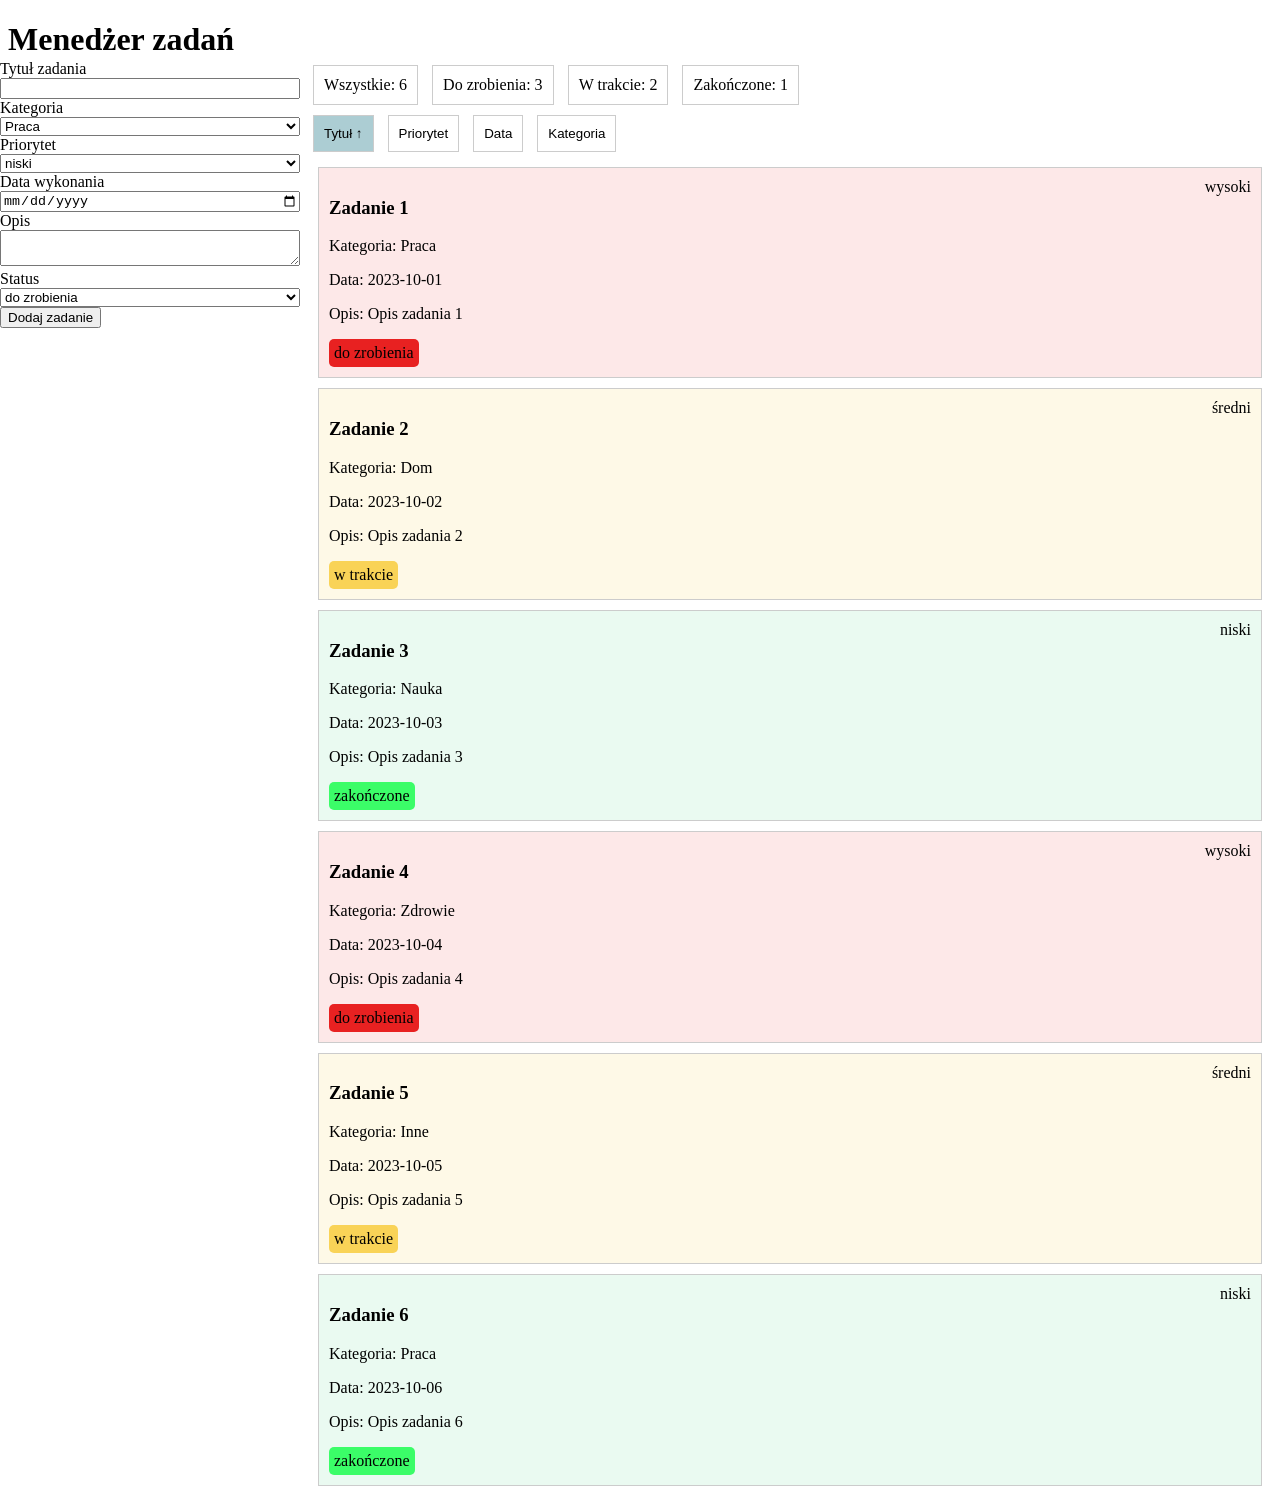
<file: lab4/index.html>
<!DOCTYPE html>
<html>
    <head>
        <meta charset="utf-8">
        <meta http-equiv="X-UA-Compatible" content="IE=edge">
        <title></title>
        <meta name="description" content="">
        <meta name="viewport" content="width=device-width, initial-scale=1">
        <link rel="stylesheet" href="style.css">
    </head>
    <body>
        <header>
            <h1>Menedżer zadań</h1>
        </header>
        <aside>
            <form>
                <label for="title">Tytuł zadania</label>
                <input id="title" type="text" required>
                
                <label for="category">Kategoria</label>
                <select id="category" required>
                    <option>Praca</option>
                    <option>Dom</option>
                    <option>Nauka</option>
                    <option>Zdrowie</option>
                    <option>Inne</option>
                </select>
                
                <label for="priority">Priorytet</label>
                <select id="priority" required>
                    <option>niski</option>
                    <option>średni</option>
                    <option>wysoki</option>
                </select>
                
                <label for="date">Data wykonania</label>
                <input id="date" type="date" required>
                
                <label for="description">Opis</label>
                <textarea id="description"></textarea>
                
                <label for="status">Status</label>
                <select id="status" required>
                    <option>do zrobienia</option>
                    <option>w trakcie</option>
                    <option>zakończone</option>
                </select>
                
                <button type="submit">Dodaj zadanie</button>
            </form>
        </aside>
        <main>
            <div class="stats">
                <div>Wszystkie: 6</div>
                <div>Do zrobienia: 3</div>
                <div>W trakcie: 2</div>
                <div>Zakończone: 1</div>
            </div>
            <div class="sort">
                <button class="active">Tytuł ↑</button>
                <button>Priorytet</button>
                <button>Data</button>
                <button>Kategoria</button>
            </div>
            
            <div class="tasks">
                <div class="task-card high">
                    <div class="priority-badge">wysoki</div>
                    <h3>Zadanie 1</h3>
                    <p>Kategoria: Praca</p>
                    <p>Data: 2023-10-01</p>
                    <p>Opis: Opis zadania 1</p>
                    <span class="status-badge todo">do zrobienia</span>
                </div>
                <div class="task-card medium">
                    <div class="priority-badge">średni</div>
                    <h3>Zadanie 2</h3>
                    <p>Kategoria: Dom</p>
                    <p>Data: 2023-10-02</p>
                    <p>Opis: Opis zadania 2</p>
                    <span class="status-badge in-progress">w trakcie</span>
                </div>
                <div class="task-card low">
                    <div class="priority-badge">niski</div>
                    <h3>Zadanie 3</h3>
                    <p>Kategoria: Nauka</p>
                    <p>Data: 2023-10-03</p>
                    <p>Opis: Opis zadania 3</p>
                    <span class="status-badge done">zakończone</span>
                </div>
                <div class="task-card high">
                    <div class="priority-badge">wysoki</div>
                    <h3>Zadanie 4</h3>
                    <p>Kategoria: Zdrowie</p>
                    <p>Data: 2023-10-04</p>
                    <p>Opis: Opis zadania 4</p>
                    <span class="status-badge todo">do zrobienia</span>
                </div>
                <div class="task-card medium">
                    <div class="priority-badge">średni</div>
                    <h3>Zadanie 5</h3>
                    <p>Kategoria: Inne</p>
                    <p>Data: 2023-10-05</p>
                    <p>Opis: Opis zadania 5</p>
                    <span class="status-badge in-progress">w trakcie</span>
                </div>
                <div class="task-card low">
                    <div class="priority-badge">niski</div>
                    <h3>Zadanie 6</h3>
                    <p>Kategoria: Praca</p>
                    <p>Data: 2023-10-06</p>
                    <p>Opis: Opis zadania 6</p>
                    <span class="status-badge done">zakończone</span>
                </div>
            </div>
        </main>
    </body>
</html>
</file>
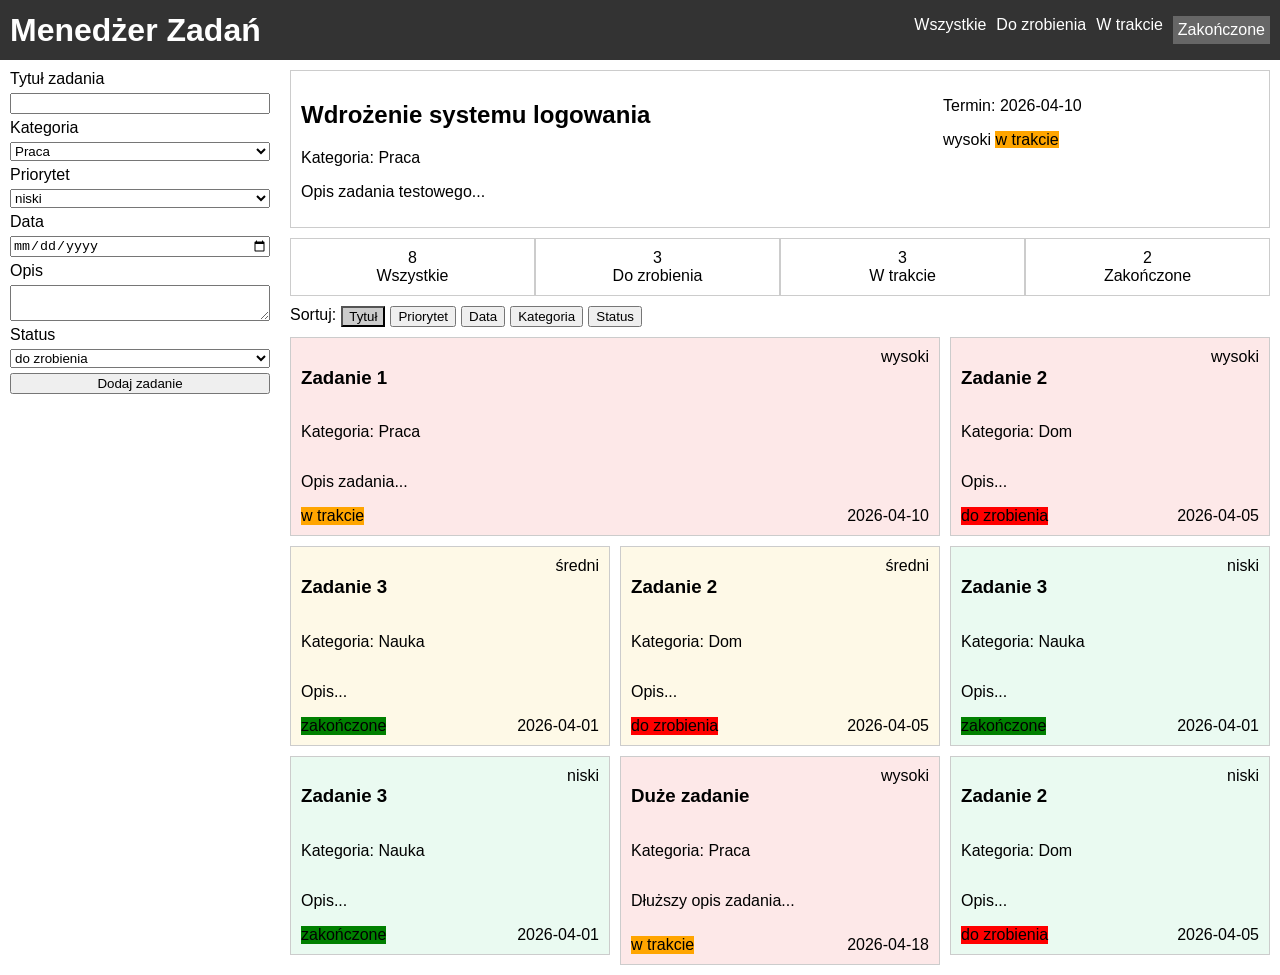
<file: lab5/index.html>
<!DOCTYPE html>
<html>
    <head>
        <meta charset="utf-8">
        <title>Menedżer zadań</title>
        <link rel="stylesheet" href="style.css">
    </head>
    <body>
        <div class="container">
            <header>
                <h1>Menedżer Zadań</h1>
                <nav>
                    <a href="#">Wszystkie</a>
                    <a href="#">Do zrobienia</a>
                    <a href="#">W trakcie</a>
                    <a href="#" class="active">Zakończone</a>
                </nav>
            </header>

            <aside>
                <form>
                    <label for="title">Tytuł zadania</label>
                    <input id="title" type="text">

                    <label for="category">Kategoria</label>
                    <select id="category">
                        <option>Praca</option>
                        <option>Dom</option>
                        <option>Nauka</option>
                        <option>Zdrowie</option>
                        <option>Inne</option>
                    </select>

                    <label for="priority">Priorytet</label>
                    <select id="priority">
                        <option>niski</option>
                        <option>średni</option>
                        <option>wysoki</option>
                    </select>

                    <label for="date">Data</label>
                    <input id="date" type="date">

                    <label for="description">Opis</label>
                    <textarea id="description"></textarea>

                    <label for="status">Status</label>
                    <select id="status">
                        <option>do zrobienia</option>
                        <option>w trakcie</option>
                        <option>zakończone</option>
                    </select>

                    <button>Dodaj zadanie</button>
                </form>
            </aside>

            <main>

                <section class="today">
                    <div>
                        <h2>Wdrożenie systemu logowania</h2>
                        <p>Kategoria: Praca</p>
                        <p>Opis zadania testowego...</p>
                    </div>
                    <div>
                        <p>Termin: 2026-04-10</p>
                        <span class="priority high">wysoki</span>
                        <span class="status progress">w trakcie</span>
                    </div>
                </section>

                <div class="stats">
                    <div>8<br>Wszystkie</div>
                    <div>3<br>Do zrobienia</div>
                    <div>3<br>W trakcie</div>
                    <div>2<br>Zakończone</div>
                </div>

                <div class="sort">
                    <span>Sortuj:</span>
                    <button class="active">Tytuł</button>
                    <button>Priorytet</button>
                    <button>Data</button>
                    <button>Kategoria</button>
                    <button>Status</button>
                </div>

                <div class="tasks">

                    <div class="task high span2">
                        <div class="top">
                            <h3>Zadanie 1</h3>
                            <span class="priority high">wysoki</span>
                        </div>
                        <p>Kategoria: Praca</p>
                        <p class="desc">Opis zadania...</p>
                        <div class="bottom">
                            <span class="status progress">w trakcie</span>
                            <span>2026-04-10</span>
                        </div>
                    </div>

                    <div class="task high">
                        <div class="top">
                            <h3>Zadanie 2</h3>
                            <span class="priority high">wysoki</span>
                        </div>
                        <p>Kategoria: Dom</p>
                        <p class="desc">Opis...</p>
                        <div class="bottom">
                            <span class="status todo">do zrobienia</span>
                            <span>2026-04-05</span>
                        </div>
                    </div>

                    <div class="task medium">
                        <div class="top">
                            <h3>Zadanie 3</h3>
                            <span class="priority medium">średni</span>
                        </div>
                        <p>Kategoria: Nauka</p>
                        <p class="desc">Opis...</p>
                        <div class="bottom">
                            <span class="status done">zakończone</span>
                            <span>2026-04-01</span>
                        </div>
                    </div>

                    <div class="task medium">
                        <div class="top">
                            <h3>Zadanie 2</h3>
                            <span class="priority medium">średni</span>
                        </div>
                        <p>Kategoria: Dom</p>
                        <p class="desc">Opis...</p>
                        <div class="bottom">
                            <span class="status todo">do zrobienia</span>
                            <span>2026-04-05</span>
                        </div>
                    </div>

                    <div class="task low">
                        <div class="top">
                            <h3>Zadanie 3</h3>
                            <span class="priority low">niski</span>
                        </div>
                        <p>Kategoria: Nauka</p>
                        <p class="desc">Opis...</p>
                        <div class="bottom">
                            <span class="status done">zakończone</span>
                            <span>2026-04-01</span>
                        </div>
                    </div>
                    
                    <div class="task low">
                        <div class="top">
                            <h3>Zadanie 3</h3>
                            <span class="priority low">niski</span>
                        </div>
                        <p>Kategoria: Nauka</p>
                        <p class="desc">Opis...</p>
                        <div class="bottom">
                            <span class="status done">zakończone</span>
                            <span>2026-04-01</span>
                        </div>
                    </div>

                    <div class="task high span-row">
                        <div class="top">
                            <h3>Duże zadanie</h3>
                            <span class="priority high">wysoki</span>
                        </div>
                        <p>Kategoria: Praca</p>
                        <p class="desc">Dłuższy opis zadania...</p>
                        <div class="bottom">
                            <span class="status progress">w trakcie</span>
                            <span>2026-04-18</span>
                        </div>
                    </div>

                    <div class="task low">
                        <div class="top">
                            <h3>Zadanie 2</h3>
                            <span class="priority low">niski</span>
                        </div>
                        <p>Kategoria: Dom</p>
                        <p class="desc">Opis...</p>
                        <div class="bottom">
                            <span class="status todo">do zrobienia</span>
                            <span>2026-04-05</span>
                        </div>
                    </div>
                    
                </div>

            </main>

        </div>
    </body>
</html>
</file>
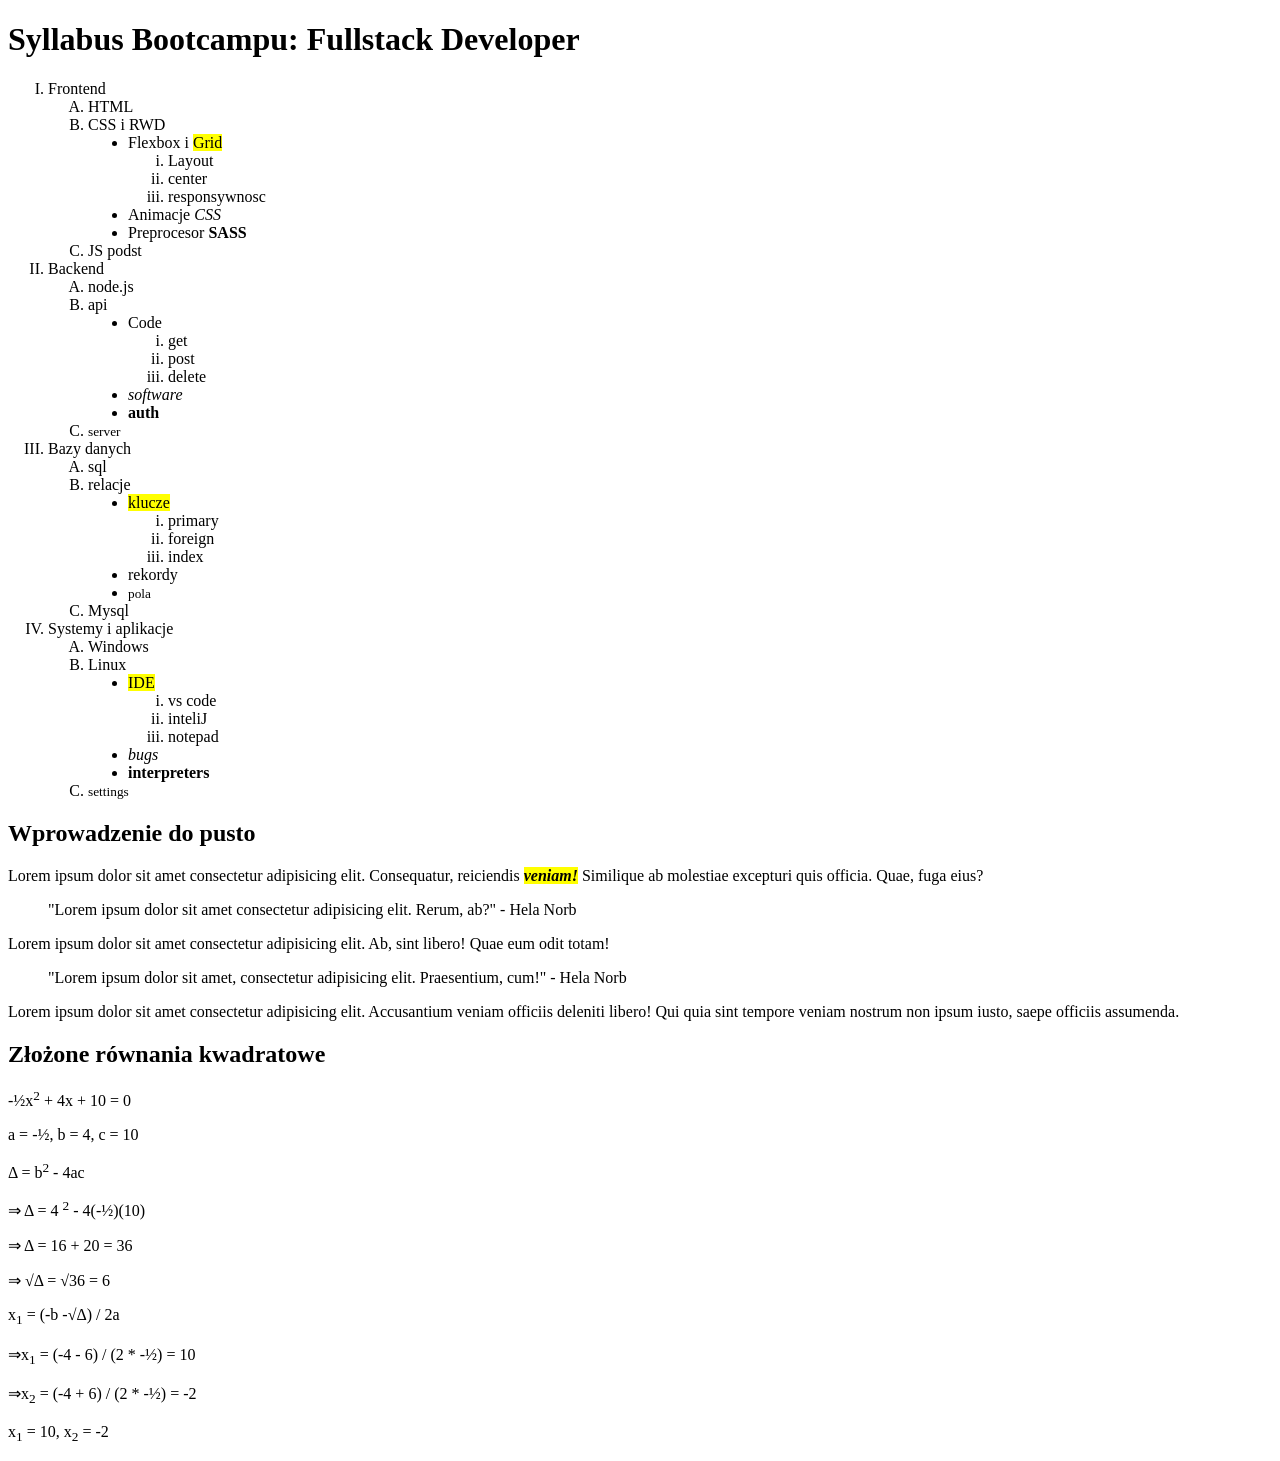
<file: lab1/zad1/index.html>
<!DOCTYPE html>
<html>
    <head>
        <meta charset="utf-8">
        <meta http-equiv="X-UA-Compatible" content="IE=edge">
        <title></title>
        <meta name="description" content="">
        <meta name="viewport" content="width=device-width, initial-scale=1">
    </head>
    <body>
        <h1>Syllabus Bootcampu: Fullstack Developer</h1>
        <ol type="I">
            <li>Frontend
                <ol type="A">
                    <li>HTML</li>
                    <li>CSS i RWD
                        <ul type="disc">
                            <li>Flexbox i <mark>Grid</mark>
                                <ol type="i">
                                    <li>Layout</li>
                                    <li>center</li>
                                    <li>responsywnosc</li>
                                </ol>
                            </li>
                            <li>Animacje <em>CSS</em></li>
                            <li>Preprocesor <strong>SASS</strong></li>
                        </ul>
                    </li>
                    <li>JS podst</li>
                </ol>
            </li>

            <li>Backend
                <ol type="A">
                    <li>node.js</li>
                    <li>api
                        <ul type="disc">
                            <li>Code
                                <ol type="i">
                                    <li>get</li>
                                    <li>post</li>
                                    <li>delete</li>
                                </ol>
                            </li>
                            <li><em>software</em></li>
                            <li><strong>auth</strong></li>
                        </ul>
                    </li>
                    <li><small>server</small></li>
                </ol>
            </li>

            <li>Bazy danych
                <ol type="A">
                    <li>sql</li>
                    <li>relacje
                        <ul type="disc">
                            <li><mark>klucze</mark>
                                <ol type="i">
                                    <li>primary</li>
                                    <li>foreign</li>
                                    <li>index</li>
                                </ol>
                            </li>
                            <li>rekordy</li>
                            <li><small>pola</small></li>
                        </ul>
                    </li>
                    <li>Mysql</li>
                </ol>
            </li>

            <li>Systemy i aplikacje
                <ol type="A">
                    <li>Windows</li>
                    <li>Linux
                        <ul type="disc">
                            <li><mark>IDE</mark>
                                <ol type="i">
                                    <li>vs code</li>
                                    <li>inteliJ</li>
                                    <li>notepad</li>
                                </ol>
                            </li>
                            <li><em>bugs</em></li>
                            <li><strong>interpreters</strong></li>
                        </ul>
                    </li>
                    <li><small>settings</small></li>
                </ol>
            </li>
        </ol>

        <h2>Wprowadzenie do pusto</h2>
        <p>Lorem ipsum dolor sit amet consectetur adipisicing elit. Consequatur, reiciendis <strong><em><mark>veniam!</mark></em></strong> Similique ab molestiae excepturi quis officia. Quae, fuga eius?</p>
        <blockquote>"Lorem ipsum dolor sit amet consectetur adipisicing elit. Rerum, ab?" - Hela Norb</blockquote>
        <p>Lorem ipsum dolor sit amet consectetur adipisicing elit. Ab, sint libero! Quae eum odit totam!</p>
        <blockquote>"Lorem ipsum dolor sit amet, consectetur adipisicing elit. Praesentium, cum!" - Hela Norb</blockquote>
        <p>Lorem ipsum dolor sit amet consectetur adipisicing elit. Accusantium veniam officiis deleniti libero! Qui quia sint tempore veniam nostrum non ipsum iusto, saepe officiis assumenda.</p>
    
        <h2>Złożone równania kwadratowe</h2>
        <p>-&frac12;x<sup>2</sup> + 4x + 10 = 0</p>
        <p>a = -&frac12;, b = 4, c = 10</p>
        <p>&Delta; = b<sup>2</sup> - 4ac</p>
        <p>&rArr; &Delta; = 4 <sup>2</sup> - 4(-&frac12;)(10)</p>
        <p>&rArr; &Delta; = 16 + 20 = 36</p>
        <p>&rArr; &radic;&Delta; = &radic;36 = 6</p>
        <p>x<sub>1</sub> = (-b -&radic;&Delta;) / 2a</p>
        <p>&rArr;x<sub>1</sub> = (-4 - 6) / (2 * -&frac12;) = 10</p>
        <p>&rArr;x<sub>2</sub> = (-4 + 6) / (2 * -&frac12;) = -2</p>
        <p>x<sub>1</sub> = 10, x<sub>2</sub> = -2</p>
    </body>
</html>
</file>
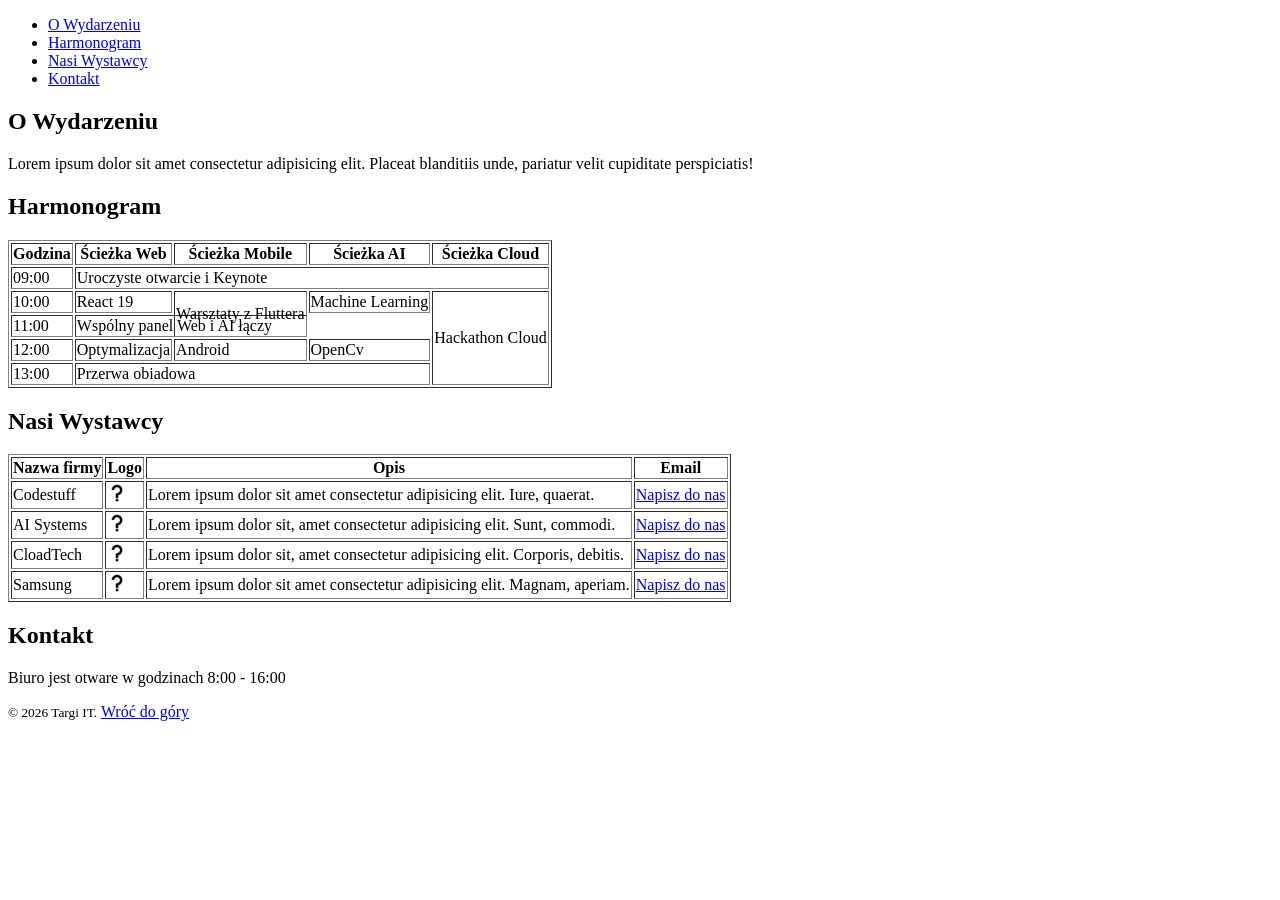
<file: lab1/zad2/index.html>
<!DOCTYPE html>
<html>
    <head>
        <meta charset="utf-8">
        <meta http-equiv="X-UA-Compatible" content="IE=edge">
        <title></title>
        <meta name="description" content="">
        <meta name="viewport" content="width=device-width, initial-scale=1">
    </head>
    <body>
        <ul id="top">
            <li><a href="#event">O Wydarzeniu</a></li>
            <li><a href="#harmonogram">Harmonogram</a></li>
            <li><a href="#guests">Nasi Wystawcy</a></li>
            <li><a href="#contact">Kontakt</a></li>
        </ul>
        <h2 id="event">O Wydarzeniu</h2>
        <p>Lorem ipsum dolor sit amet consectetur adipisicing elit. Placeat blanditiis unde, pariatur velit cupiditate perspiciatis!</p>

        <h2 id="harmonogram">Harmonogram</h2>
        <table border="1">
            <tr>
                <th>Godzina</th>
                <th>Ścieżka Web</th>
                <th>Ścieżka Mobile</th>
                <th>Ścieżka AI</th>
                <th>Ścieżka Cloud</th>
            </tr>
            <tr>
                <td>09:00</td>
                <td colspan="4">Uroczyste otwarcie i Keynote</td>
            </tr>
            <tr>
                <td>10:00</td>
                <td>React 19</td>
                <td rowspan="2">Warsztaty z Fluttera</td>
                <td>Machine Learning</td>
                <td rowspan="4">Hackathon Cloud</td>
            </tr>
            <tr>
                <td>11:00</td>
                <td colspan="2">Wspólny panel Web i AI łączy</td>
            </tr>
            <tr>
                <td>12:00</td>
                <td>Optymalizacja</td>
                <td>Android</td>
                <td>OpenCv</td>
            </tr>
            <tr>
                <td>13:00</td>
                <td colspan="3">Przerwa obiadowa</td>
            </tr>
        </table>

        <h2 id="guests">Nasi Wystawcy</h2>

        <table border="1">
            <tr>
                <th>Nazwa firmy</th>
                <th>Logo</th>
                <th>Opis</th>
                <th>Email</th>
            </tr>
            <tr>
                <td>Codestuff</td>
                <td><a href="https://example.com" target="_blank"><img src="image.png" alt="logo" width="20px"></a></td>
                <td>Lorem ipsum dolor sit amet consectetur adipisicing elit. Iure, quaerat.</td>
                <td><a href="mailto:someone@example.com">Napisz do nas</a></td>
            </tr>
            <tr>
                <td>AI Systems</td>
                <td><a href="https://example.com" target="_blank"><img src="image.png" alt="logo" width="20px"></a></td>
                <td>Lorem ipsum dolor sit, amet consectetur adipisicing elit. Sunt, commodi.</td>
                <td><a href="mailto:someone@example.com">Napisz do nas</a></td>
            </tr>
            <tr>
                <td>CloadTech</td>
                <td><a href="https://example.com" target="_blank"><img src="image.png" alt="logo" width="20px"></a></td>
                <td>Lorem ipsum dolor sit, amet consectetur adipisicing elit. Corporis, debitis.</td>
                <td><a href="mailto:someone@example.com">Napisz do nas</a></td>
            </tr>
            <tr>
                <td>Samsung</td>
                <td><a href="https://example.com" target="_blank"><img src="image.png" alt="logo" width="20px"></a></td>
                <td>Lorem ipsum dolor sit amet consectetur adipisicing elit. Magnam, aperiam.</td>
                <td><a href="mailto:someone@example.com">Napisz do nas</a></td>
            </tr>
        </table>

        <h2 id="contact">Kontakt</h2>
        <p>Biuro jest otware w godzinach 8:00 - 16:00</p>
        <small>&copy; 2026 Targi IT.</small>
        <a href="#top">Wróć do góry</a>
    </body>

</html>
</file>
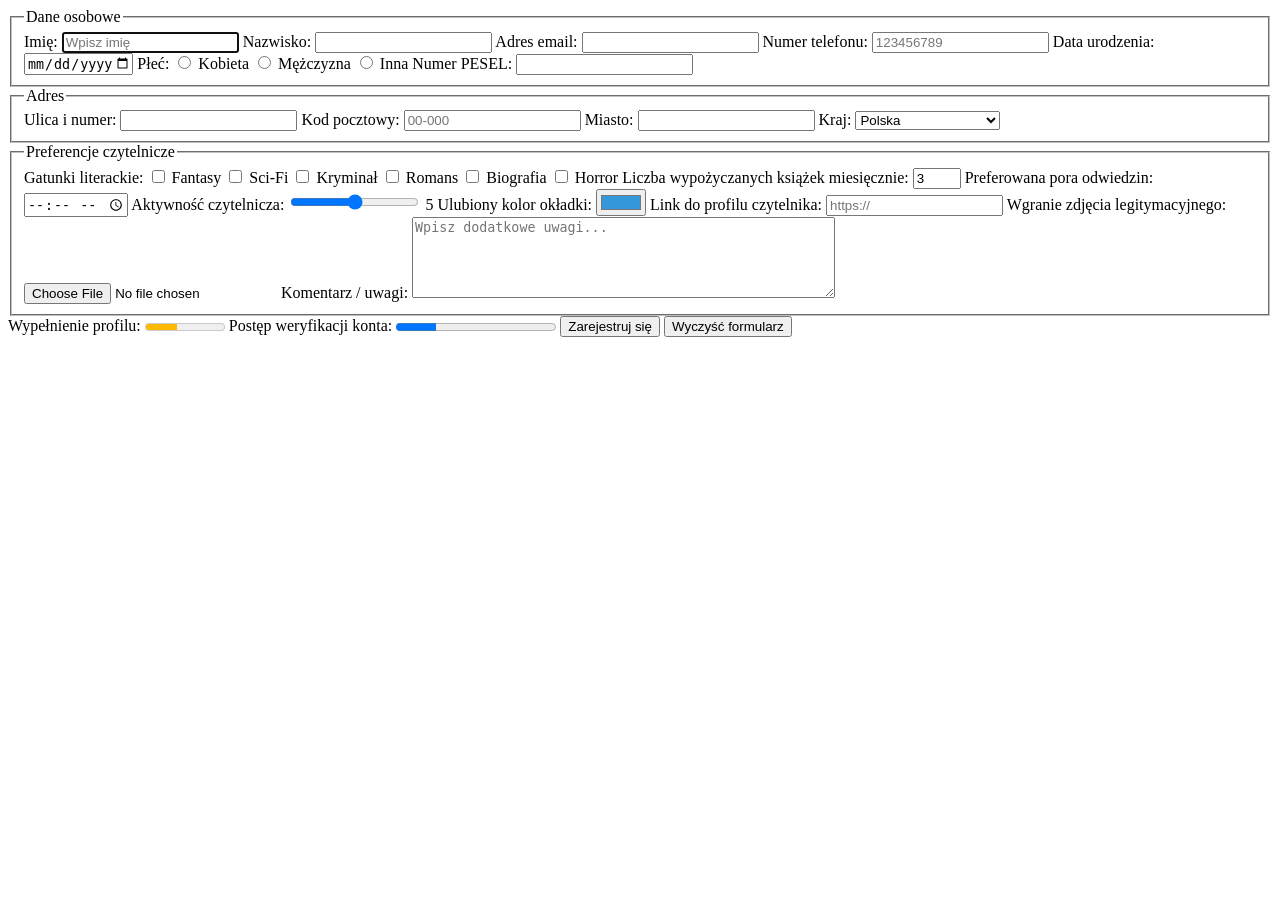
<file: lab2/zad1/formularz.html>
<!DOCTYPE html>
<html>
    <head>
        <meta charset="utf-8">
        <meta http-equiv="X-UA-Compatible" content="IE=edge">
        <title></title>
        <meta name="description" content="">
        <meta name="viewport" content="width=device-width, initial-scale=1">
    </head>
    <body>
        <form action="rejestracja.php" method="post" enctype="multipart/form-data">
            <fieldset>
                <legend>Dane osobowe</legend>
                <label for="firstname">Imię: </label>
                <input type="text" id="firstname" name="firstname" required minlength="2" maxlength="50" placeholder="Wpisz imię" autofocus>

                <label for="lastname">Nazwisko: </label>
                <input type="text" id="lastname" name="lastname" required maxlength="60">

                <label for="email">Adres email: </label>
                <input type="email" id="email" name="email" required multiple>

                <label for="phone">Numer telefonu: </label>
                <input type="tel" id="phone" name="phone" pattern="[0-9]{9}" placeholder="123456789">

                <label for="birthdate">Data urodzenia: </label>
                <input type="date" id="birthdate" name="birthdate" min="1900-01-01" max="2026-12-31">

                <label>Płeć: </label>
                <input type="radio" id="kobieta" name="gender" value="kobieta">
                <label for="kobieta">Kobieta</label>
                                    
                <input type="radio" id="mezczyzna" name="gender" value="mezczyzna">
                <label for="mezczyzna">Mężczyzna</label>
                                    
                <input type="radio" id="inna" name="gender" value="inna">
                <label for="inna">Inna</label>
                
                <label for="pesel">Numer PESEL: </label>
                <input type="password" id="pesel" name="pesel" pattern="[0-9]{11}" autocomplete="off">
            </fieldset>

            <fieldset>
                <legend>Adres</legend>
                
                <label for="street">Ulica i numer: </label>
                <input type="text" id="street" name="street" required>
                
                <label for="zip_code">Kod pocztowy: </label>
                <input type="text" id="zip_code" name="zip_code" pattern="[0-9]{2}-[0-9]{3}" placeholder="00-000">

                <label for="city_choice">Miasto: </label>
                <input id="city_choice" name="city_choice" list="cities">
                <datalist id="cities">
                    <option value="Gdańsk"></option>
                    <option value="Warszawa"></option>
                    <option value="Białystok"></option>
                    <option value="Zakopane"></option>
                    <option value="Poznań"></option>
                    <option value="Kraków"></option>
                </datalist>

                <label for="countries">Kraj: </label>
                <select name="countries" id="countries" required>
                    <optgroup label="Europa: ">
                        <option value="Polska" selected>Polska</option>
                        <option value="Szwecja">Szwecja</option>
                        <option value="Findlandia">Findlandia</option>
                        <option value="Austria">Austria</option>
                    </optgroup>

                    <optgroup label="Azja: ">
                        <option value="Chiny">Chiny</option>
                        <option value="Korea Południowa">Korea Południowa</option>
                        <option value="Thailandia">Thailandia</option>
                        <option value="Taiwan">Taiwan</option>
                    </optgroup>
                </select>
            </fieldset>

            <fieldset>
                <legend>Preferencje czytelnicze</legend>

                <label>Gatunki literackie: </label>
                <input type="checkbox" id="fantasy" name="genres" value="fantasy">

                <label for="fantasy">Fantasy</label>
                <input type="checkbox" id="scifi" name="genres" value="scifi">

                <label for="scifi">Sci-Fi</label>
                <input type="checkbox" id="kryminal" name="genres" value="kryminal">

                <label for="kryminal">Kryminał</label>
                <input type="checkbox" id="romans" name="genres" value="romans">

                <label for="romans">Romans</label>
                <input type="checkbox" id="biografia" name="genres" value="biografia">

                <label for="biografia">Biografia</label>
                <input type="checkbox" id="horror" name="genres" value="horror">

                <label for="horror">Horror</label>
                <label for="books_month">Liczba wypożyczanych książek miesięcznie: </label>
                <input type="number" id="books_month" name="books_month" min="1" max="20" step="1" value="3">

                <label for="visit_time">Preferowana pora odwiedzin: </label>
                <input type="time" id="visit_time" name="visit_time" min="07:00" max="22:00">

                <label for="aktywnosc">Aktywność czytelnicza: </label>
                <input type="range" id="aktywnosc" name="aktywnosc" min="0" max="10" step="1" value="5">
                <output for="aktywnosc">5</output>

                <label for="cover_color">Ulubiony kolor okładki: </label>
                <input type="color" id="cover_color" name="cover_color" value="#3498db">

                <label for="profile_link">Link do profilu czytelnika: </label>
                <input type="url" id="profile_link" name="profile_link" placeholder="https://">

                <label for="legitymacja">Wgranie zdjęcia legitymacyjnego: </label>
                <input type="file" id="legitymacja" name="legitymacja" accept="image/png, image/jpeg">

                <label for="komentarz">Komentarz / uwagi: </label>
                <textarea id="komentarz" name="komentarz" rows="5" cols="50" maxlength="500" placeholder="Wpisz dodatkowe uwagi..."></textarea>
            </fieldset>

            <label for="profil_meter">Wypełnienie profilu: </label>
            <meter id="profil_meter" value="0.4" min="0" max="1" low="0.3" high="0.7" optimum="0.9"></meter>

            <label for="weryfikacja_progress">Postęp weryfikacji konta: </label>
            <progress id="weryfikacja_progress" value="25" max="100"></progress>

            <button type="submit">Zarejestruj się</button>
            <button type="reset">Wyczyść formularz</button>
        </form>
    </body>
</html>
</file>
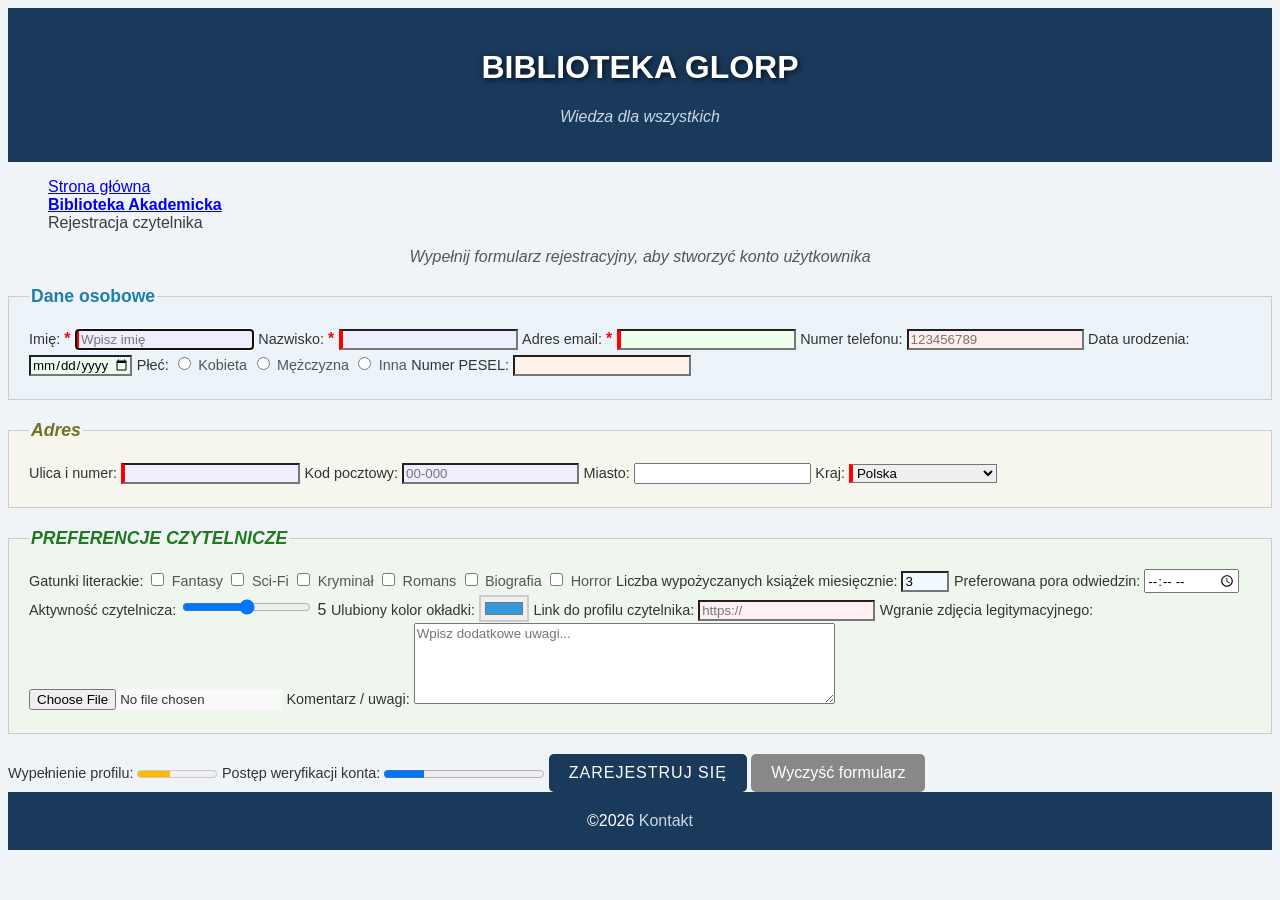
<file: lab3/zad1/formularz.html>
<!DOCTYPE html>
<html>
    <head>
        <meta charset="utf-8">
        <meta http-equiv="X-UA-Compatible" content="IE=edge">
        <title></title>
        <meta name="description" content="">
        <meta name="viewport" content="width=device-width, initial-scale=1">
        <link href="formularz.css" rel="stylesheet" type="text/css">
    </head>
    <body>
        <header>
            <h1>Biblioteka Glorp</h1>
            <p>Wiedza dla wszystkich</p>
        </header>
        <nav>
            <ol>
                <li id="link1"><a href="#">Strona główna</a></li>
                <li id="link2"><a href="#">Biblioteka Akademicka</a></li>
                <li id="link3"><a href="#">Rejestracja czytelnika</a></li>
            </ol>
        </nav>
        <main>
            <p class="info">Wypełnij formularz rejestracyjny, aby stworzyć konto użytkownika</p>

            <form action="rejestracja.php" method="post" enctype="multipart/form-data">
                <fieldset id="dane_osobowe">
                    <legend>Dane osobowe</legend>
                    <label for="firstname">Imię: </label><span class="required">*</span>
                    <input class="required-field" type="text" id="firstname" name="firstname" required minlength="2" maxlength="50" placeholder="Wpisz imię" autofocus>

                    <label for="lastname">Nazwisko: </label><span class="required">*</span>
                    <input class="required-field" type="text" id="lastname" name="lastname" required maxlength="60">

                    <label for="email">Adres email: </label><span class="required">*</span>
                    <input class="required-field" type="email" id="email" name="email" required multiple>

                    <label for="phone">Numer telefonu: </label>
                    <input type="tel" id="phone" name="phone" pattern="[0-9]{9}" placeholder="123456789">

                    <label for="birthdate">Data urodzenia: </label>
                    <input type="date" id="birthdate" name="birthdate" min="1900-01-01" max="2026-12-31">

                    <label>Płeć: </label>
                    <input type="radio" id="kobieta" name="gender" value="kobieta">
                    <label for="kobieta">Kobieta</label>
                                        
                    <input type="radio" id="mezczyzna" name="gender" value="mezczyzna">
                    <label for="mezczyzna">Mężczyzna</label>
                                        
                    <input type="radio" id="inna" name="gender" value="inna">
                    <label for="inna">Inna</label>
                    
                    <label for="pesel">Numer PESEL: </label>
                    <input type="password" id="pesel" name="pesel" pattern="[0-9]{11}" autocomplete="off">
                </fieldset>

                <fieldset id="adres">
                    <legend>Adres</legend>
                    
                    <label for="street">Ulica i numer: </label>
                    <input class="required-field" type="text" id="street" name="street" required>
                    
                    <label for="zip_code">Kod pocztowy: </label>
                    <input type="text" id="zip_code" name="zip_code" pattern="[0-9]{2}-[0-9]{3}" placeholder="00-000">

                    <label for="city_choice">Miasto: </label>
                    <input id="city_choice" name="city_choice" list="cities">
                    <datalist id="cities">
                        <option value="Gdańsk"></option>
                        <option value="Warszawa"></option>
                        <option value="Białystok"></option>
                        <option value="Zakopane"></option>
                        <option value="Poznań"></option>
                        <option value="Kraków"></option>
                    </datalist>

                    <label for="countries">Kraj: </label>
                    <select class="required-field" name="countries" id="countries" required>
                        <optgroup label="Europa: ">
                            <option value="Polska" selected>Polska</option>
                            <option value="Szwecja">Szwecja</option>
                            <option value="Findlandia">Findlandia</option>
                            <option value="Austria">Austria</option>
                        </optgroup>

                        <optgroup label="Azja: ">
                            <option value="Chiny">Chiny</option>
                            <option value="Korea Południowa">Korea Południowa</option>
                            <option value="Thailandia">Thailandia</option>
                            <option value="Taiwan">Taiwan</option>
                        </optgroup>
                    </select>
                </fieldset>

                <fieldset id="preferencje">
                    <legend>Preferencje czytelnicze</legend>

                    <label>Gatunki literackie: </label>
                    <input type="checkbox" id="fantasy" name="genres" value="fantasy">

                    <label for="fantasy">Fantasy</label>
                    <input type="checkbox" id="scifi" name="genres" value="scifi">

                    <label for="scifi">Sci-Fi</label>
                    <input type="checkbox" id="kryminal" name="genres" value="kryminal">

                    <label for="kryminal">Kryminał</label>
                    <input type="checkbox" id="romans" name="genres" value="romans">

                    <label for="romans">Romans</label>
                    <input type="checkbox" id="biografia" name="genres" value="biografia">

                    <label for="biografia">Biografia</label>
                    <input type="checkbox" id="horror" name="genres" value="horror">

                    <label for="horror">Horror</label>
                    <label for="books_month">Liczba wypożyczanych książek miesięcznie: </label>
                    <input type="number" id="books_month" name="books_month" min="1" max="20" step="1" value="3">

                    <label for="visit_time">Preferowana pora odwiedzin: </label>
                    <input type="time" id="visit_time" name="visit_time" min="07:00" max="22:00">

                    <label for="aktywnosc">Aktywność czytelnicza: </label>
                    <input type="range" id="aktywnosc" name="aktywnosc" min="0" max="10" step="1" value="5">
                    <output for="aktywnosc">5</output>

                    <label for="cover_color">Ulubiony kolor okładki: </label>
                    <input type="color" id="cover_color" name="cover_color" value="#3498db">

                    <label for="profile_link">Link do profilu czytelnika: </label>
                    <input type="url" id="profile_link" name="profile_link" placeholder="https://">

                    <label for="legitymacja">Wgranie zdjęcia legitymacyjnego: </label>
                    <input type="file" id="legitymacja" name="legitymacja" accept="image/png, image/jpeg">

                    <label for="komentarz">Komentarz / uwagi: </label>
                    <textarea id="komentarz" name="komentarz" rows="5" cols="50" maxlength="500" placeholder="Wpisz dodatkowe uwagi..."></textarea>
                </fieldset>

                <label for="profil_meter">Wypełnienie profilu: </label>
                <meter id="profil_meter" value="0.4" min="0" max="1" low="0.3" high="0.7" optimum="0.9"></meter>

                <label for="weryfikacja_progress">Postęp weryfikacji konta: </label>
                <progress id="weryfikacja_progress" value="25" max="100"></progress>

                <button type="submit">Zarejestruj się</button>
                <button type="reset">Wyczyść formularz</button>
            </form>
        </main>
        <footer>
            &copy;<time datetime="2026">2026</time>
            <a href="mailto:kontakt@example.com">Kontakt</a>
        </footer>
    </body>
</html>
</file>
<file: lab4/style.css>
header {
    position: fixed;
    top: 0;
    width: 100%;
    height: 60px;
    z-index: 10;
}

aside {
    position: fixed;
    top: 60px;
    left: 0;
    width: 300px;
    height: calc(100vh - 60px);
    overflow-y: auto;
}

main {
    margin-left: 300px;
    margin-top: 60px;
}

input, select, textarea {
    width: 100%;
    box-sizing: border-box;
}

.stats div {
    display: inline-block;
    border: 1px solid #ccc;
    padding: 10px;
    margin: 5px;
}

.sort button {
    border: 1px solid #ccc;
    padding: 10px;
    margin: 5px;
    background-color: #fff;
}

.sort .active {
    background-color: #accdd3;
}

.task-card {
    position: relative;
    margin: 10px;
    padding: 10px;
    border: 1px solid #ccc;
}

.high {
    background-color: #fde8e8;
}

.medium {
    background-color: #fef9e7;
}

.low {
    background-color: #eafaf1;
}

.priority-badge {
    position: absolute;
    top: 10px;
    right: 10px;
}

.status-badge {
    display: inline-block;
    padding: 5px;
    border-radius: 5px;
}

.todo {
    background-color: #e82121;
}

.in-progress {
    background-color: #f9d357;
}

.done {
    background-color: #3bfd68;
}
</file>
<file: lab5/style.css>
body {
    margin: 0;
    font-family: Arial;
}

.container {
    display: grid;
    grid-template-columns: 280px 1fr;
    grid-template-rows: 60px 1fr;
    grid-template-areas:
        "header header"
        "aside main";
    min-height: 100vh;
}

header {
    grid-area: header;
    display: flex;
    justify-content: space-between;
    align-items: center;
    padding: 10px;
    background: #333;
    color: white;
    position: sticky;
    top: 0;
}

nav {
    display: flex;
    gap: 10px;
}

nav a {
    color: white;
    text-decoration: none;
}

nav .active {
    background: #666;
    padding: 5px;
}

aside {
    grid-area: aside;
    position: sticky;
    top: 60px;
    height: calc(100vh - 60px);
    overflow-y: auto;
    padding: 10px;
}

main {
    grid-area: main;
    padding: 10px;
}

form {
    display: flex;
    flex-direction: column;
    gap: 5px;
}

input, select, textarea {
    box-sizing: border-box;
    width: 100%;
}

form button {
    width: 100%;
}

.today {
    display: grid;
    grid-template-columns: 2fr 1fr;
    gap: 10px;
    border: 1px solid #ccc;
    padding: 10px;
    margin-bottom: 10px;
    align-items: start;
}

.stats {
    display: flex;
}

.stats div {
    flex: 1;
    border: 1px solid #ccc;
    padding: 10px;
    text-align: center;
}

.sort {
    display: flex;
    flex-wrap: wrap;
    gap: 5px;
    margin: 10px 0;
}

.sort button.active {
    background: #ccc;
}

.tasks {
    display: grid;
    grid-template-columns: repeat(auto-fit, minmax(280px, 1fr));
    gap: 10px;
}

.task {
    display: flex;
    flex-direction: column;
    border: 1px solid #ccc;
    padding: 10px;
}

.span2 {
    grid-column: span 2;
}

.span-row {
    grid-row: span 2;
}

.top {
    display: flex;
    align-items: flex-start;
}

.top h3 {
    flex-grow: 1;
}

.priority {
    flex-shrink: 0;
}

.desc {
    flex-grow: 1;
}

.bottom {
    margin-top: auto;
    display: flex;
    justify-content: space-between;
}

.task.high { background: #fde8e8; }
.task.medium { background: #fef9e7; }
.task.low { background: #eafaf1; }

.status.todo { background: red; }
.status.progress { background: orange; }
.status.done { background: green; }
</file>
<file: lab3/zad1/formularz.css>
body {
    font-family: Arial, Helvetica, sans-serif;
    background-color: #f0f4f8; 
    color: #333333;
}

header {
    background-color: #1a3a5c;
    padding: 20px;
    text-align: center;
}

header h1 {
    color: #ffffff;
    font-size: 2rem;
    text-transform: uppercase;
    text-shadow: 2px 2px 4px rgba(0,0,0,0.5), 0px 0px 10px rgba(0,0,0,0.3);
}

header p {
    color: #c8d8e8;
    font-style: italic
}

nav ol {
    list-style: none;
}

#link2 a {
    font-weight: bold;
}

#link3 a {
    color: #3c3c3c;
    text-decoration: none;
}

.info {
    font-style: italic;
    color: #555555;
    text-align: center;
}

fieldset {
    background-color: #ffffff;
    border: 1px solid #ccc;
    margin: 20px 0;
    padding: 20px;
}

legend {
    font-size: 1.1rem;
    font-weight: bold;
    color: #333;
}

#dane_osobowe {
    background-color: hsl(200, 50%, 95%);
}

#dane_osobowe legend {
    color: hsl(200, 70%, 40%);
}

#adres {
    background-color: hsl(60, 30%, 95%);
}

#adres legend {
    color: hsl(60, 50%, 30%);
    font-style: italic;
}

#preferencje {
    background-color: hsl(120, 30%, 95%);
}

#preferencje legend {
    font-style: italic;
    text-transform: uppercase;
    color: hsl(120, 60%, 30%);
}

label {
    font-size: 0.9rem;
    line-height: 1.8;
}

fieldset label {
    color: #333333
}

.required {
    color: red;
    font-weight: bold;
}

.required-field {
    border-left: 4px solid red;
}

#pesel {
    font-family: monospace;
    letter-spacing: 2px;
}

input[type="text"] {
    background-color: #eef;
}

input[type="email"] {
    background-color: #efe;
}

input[type="tel"] {
    background-color: #fee;
}

input[type="password"] {
    background-color: #fdf2e9;
}

input[type="date"] {
    background-color: #eefaf0;
}

input[type="number"] {
    background-color: #f0faff; 
}

input[type="url"] { 
    background-color: #fff0f5; 
}

input[type="color"] { 
    border: 2px solid #ccc; 
}

input[type="file"] {
    background-color: #f9f9f9; 
}

input, select, textarea {
    font-family: inherit;
}

input[type="radio"] + label,
input[type="checkbox"] + label {
    color: #555;
}

button[type='submit'] {
    background-color: #1a3a5c;
    color: white;
    text-transform: uppercase;
    font-size: 1rem;
    letter-spacing: 1px;
    padding: 10px 20px;
    border: none;
    border-radius: 5px;
}

button[type='reset'] {
    background-color: #888888;
    color: white;
    font-size: 1rem;
    padding: 10px 20px;
    border: none;
    border-radius: 5px;
}

footer {
    background-color: #1a3a5c;
    color: #fff;
    text-align: center;
    padding: 20px;
}

footer a {
    color: #c8d8e8;
    text-decoration: none;
}
</file>
